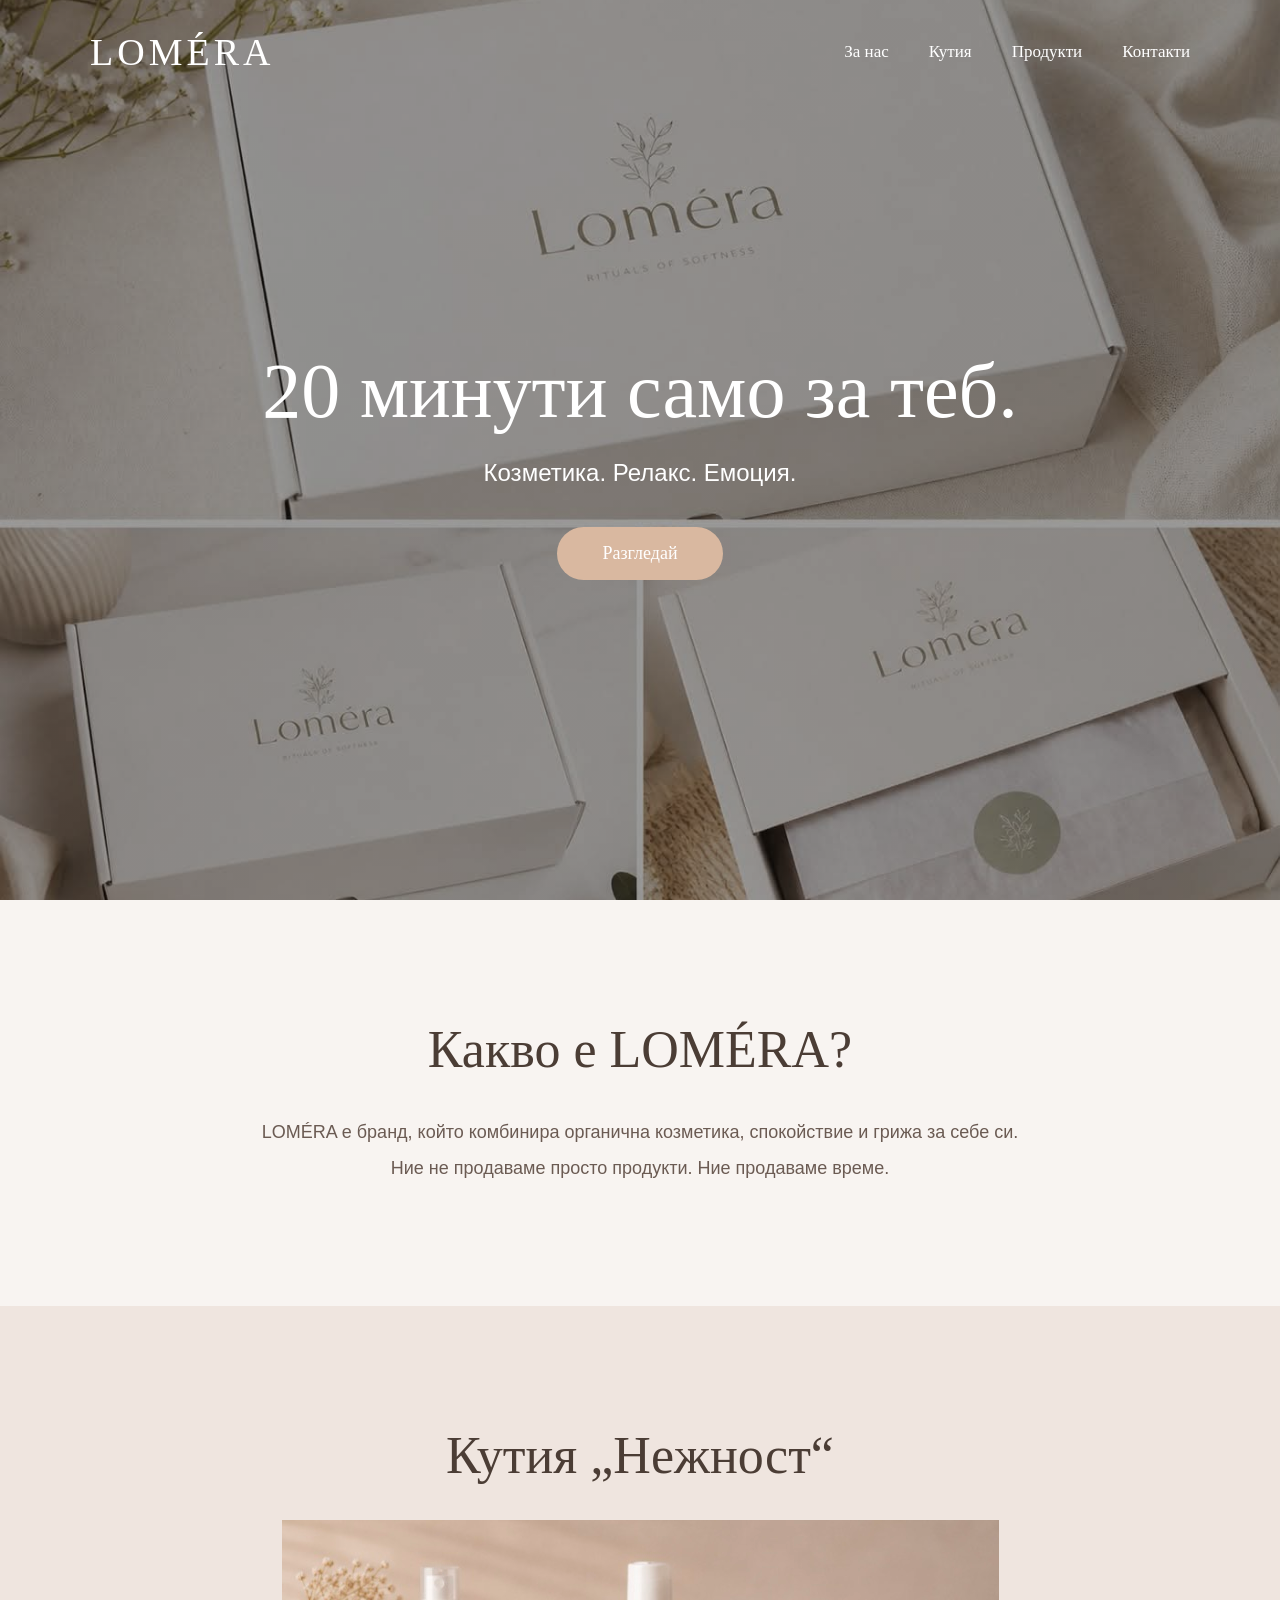
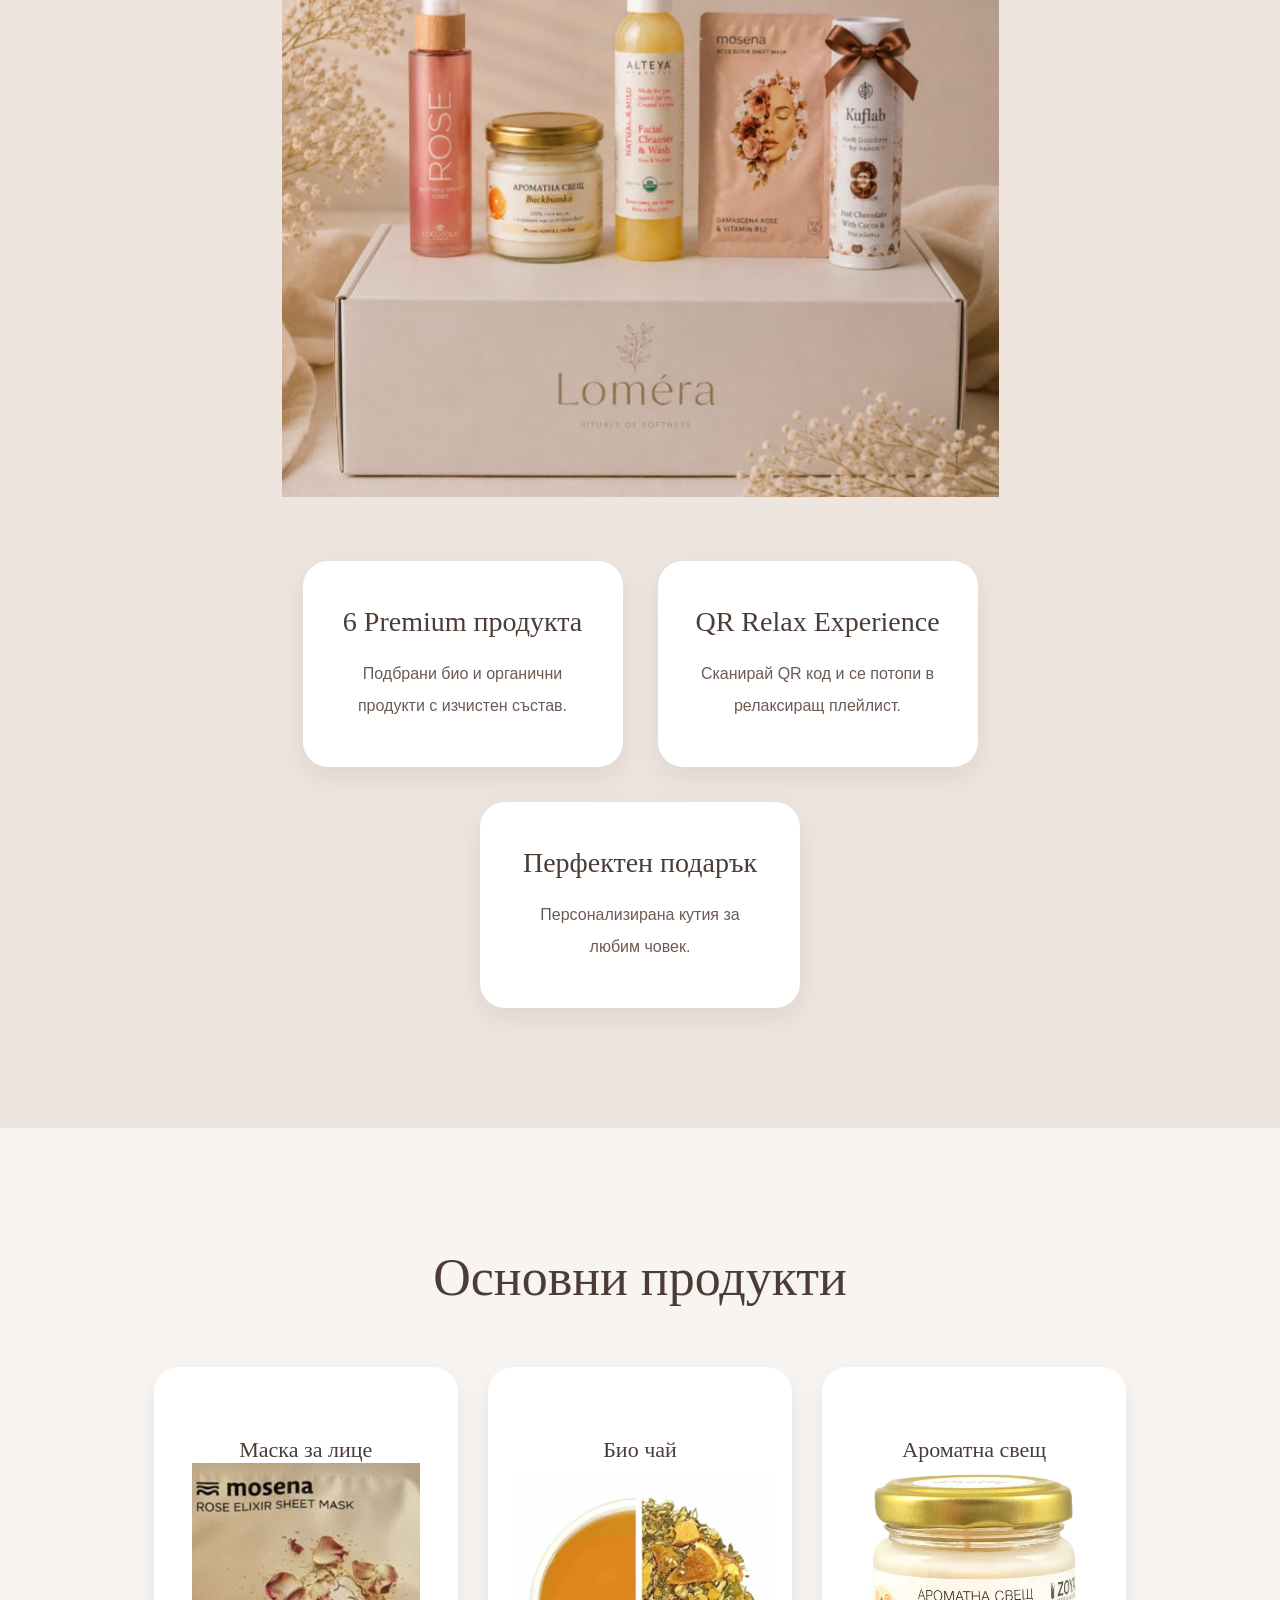
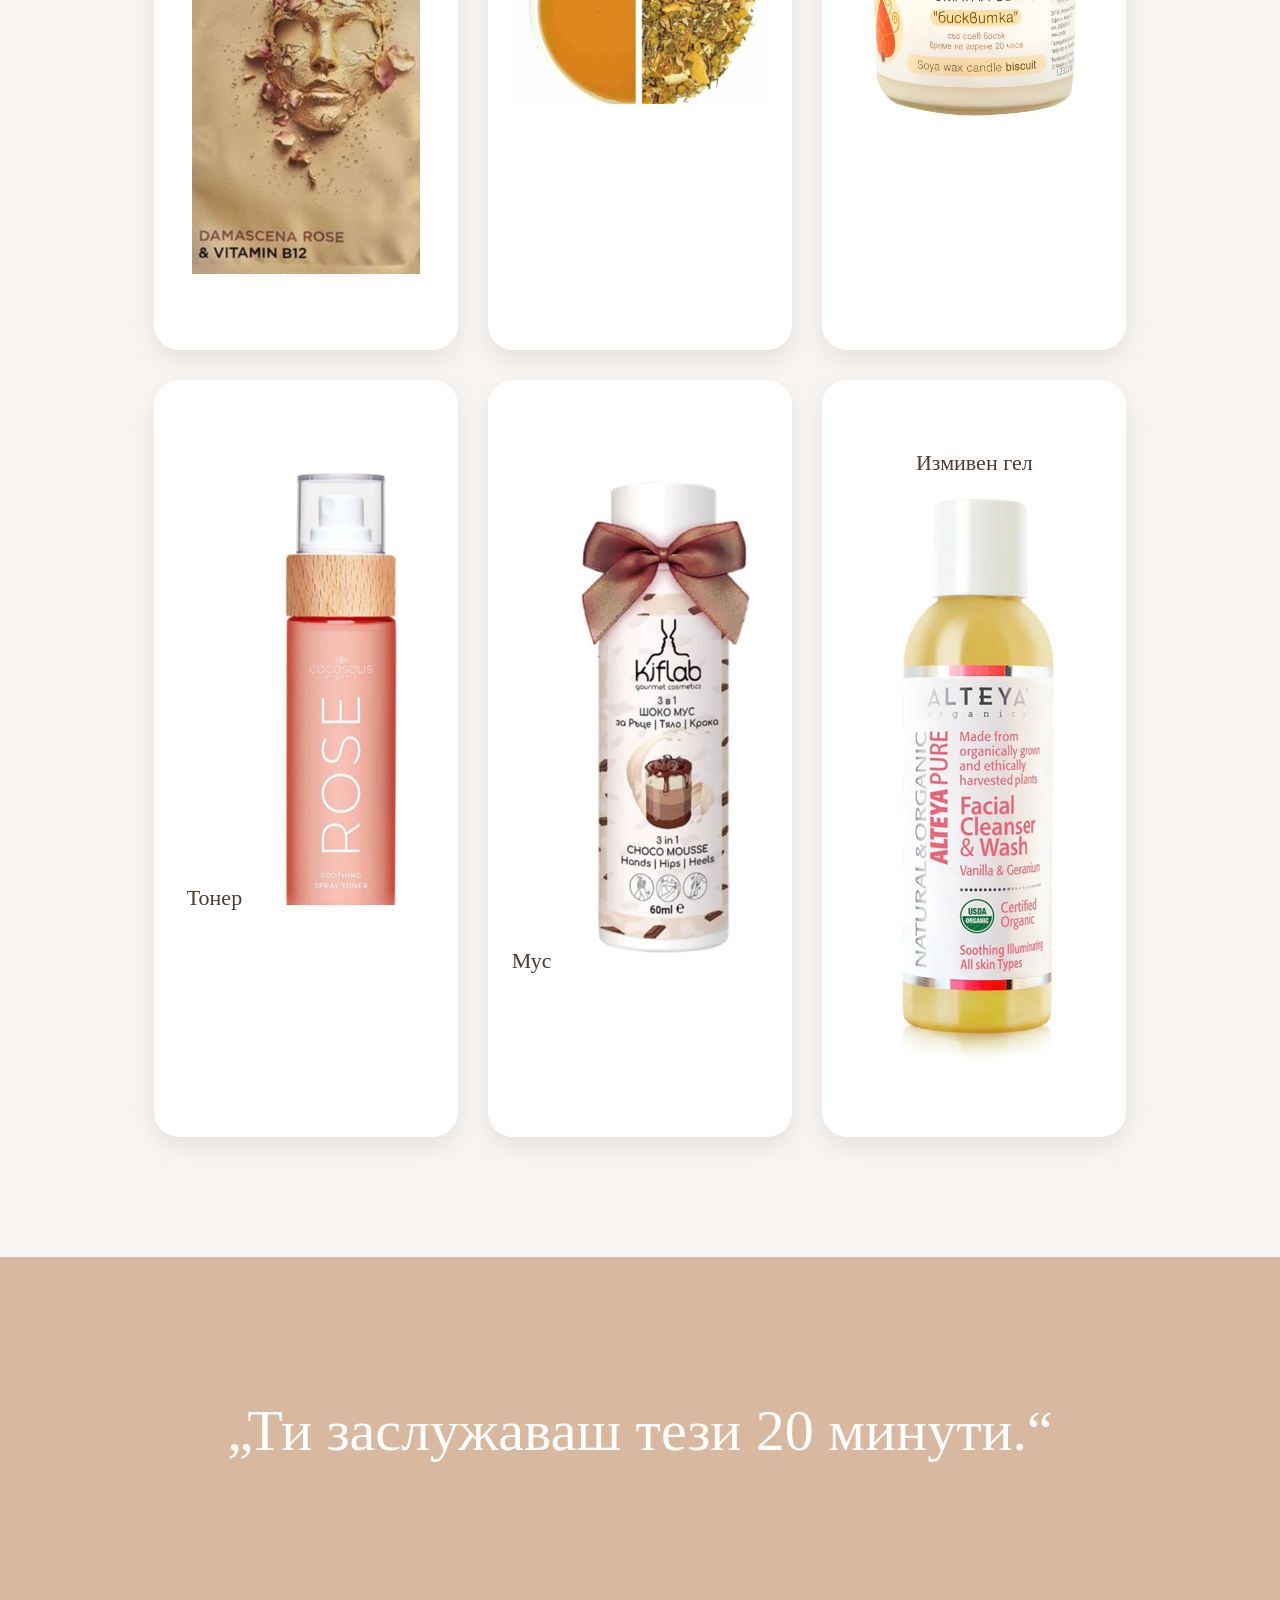
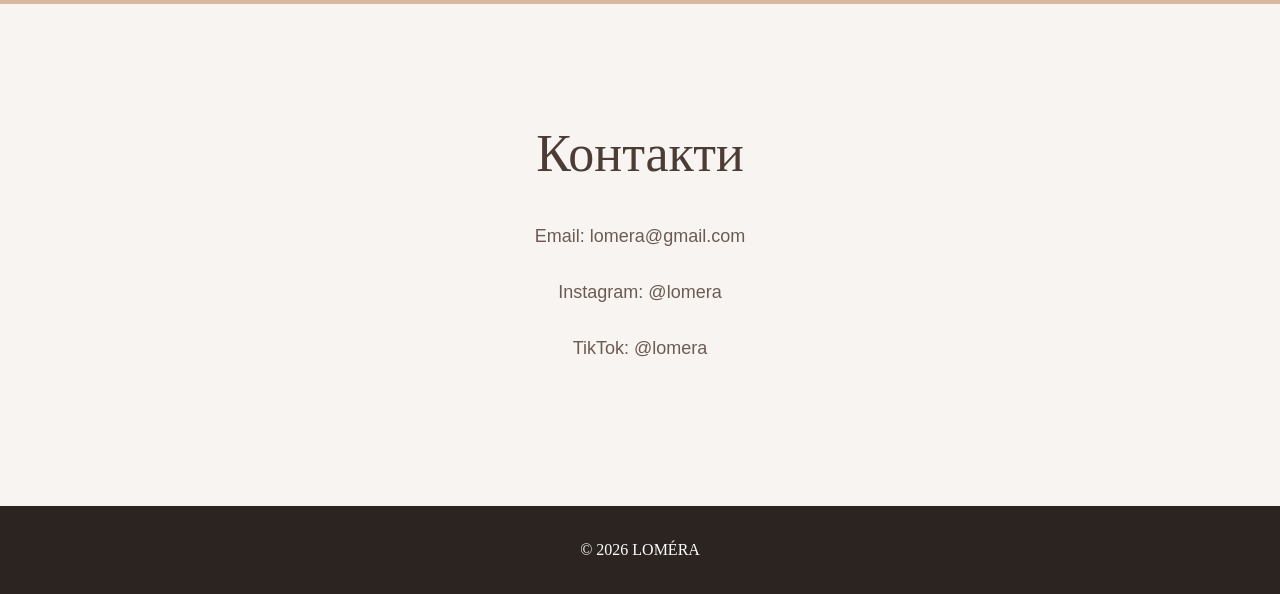
<file: index.html>
<!DOCTYPE html>
<html lang="bg">
<head>
    <meta charset="UTF-8">
    <meta name="viewport" content="width=device-width, initial-scale=1.0">
    <title>LOMÉRA</title>

    <link rel="stylesheet" href="style.css">
</head>
<body>

    <header>

        <nav>
            <h1>LOMÉRA</h1>

            <ul>
                <li><a href="#about">За нас</a></li>
                <li><a href="#box">Кутия</a></li>
                <li><a href="#products">Продукти</a></li>
                <li><a href="#contact">Контакти</a></li>
            </ul>
        </nav>

        <div class="hero">

            <h2>20 минути само за теб.</h2>

            <p>
                Козметика. Релакс. Емоция.
            </p>

            <a href="#about" class="btn">
                Разгледай
            </a>

        </div>

    </header>

    <section id="about" class="section">

        <h2>Какво е LOMÉRA?</h2>

        <p>
            LOMÉRA е бранд, който комбинира органична козметика,
            спокойствие и грижа за себе си.
        </p>

        <p>
            Ние не продаваме просто продукти.
            Ние продаваме време.
        </p>

    </section>

    <section id="box" class="section dark-section">

        <h2>Кутия „Нежност“</h2>
        <img src = "703923129_983193404296947_4139060740177883078_n.jpg" style="max-width:100%; height:auto;">

        <div class="cards">

            <div class="card">
                <h3>6 Premium продукта</h3>

                <p>
                    Подбрани био и органични продукти
                    с изчистен състав.
                </p>
            </div>

            <div class="card">
                <h3>QR Relax Experience</h3>

                <p>
                    Сканирай QR код и се потопи
                    в релаксиращ плейлист.
                </p>
            </div>

            <div class="card">
                <h3>Перфектен подарък</h3>

                <p>
                    Персонализирана кутия
                    за любим човек.
                </p>
            </div>

        </div>

    </section>

    <section id="products" class="section">

        <h2>Основни продукти</h2>

        <div class="products">

            <div class="product">
                Маска за лице
                <img src = "маска.png">
            </div>

            <div class="product">
                Био чай
                <img src = "чай1.png" style="max-width:100%; height:auto;">
            </div>

            <div class="product">
                Ароматна свещ
                <img src = "17355-43907-4.avif" style="max-width:100%; height:auto;">
            </div>

            <div class="product">
                Тонер
                <img src = "тонер.png" >
            </div>

            <div class="product">
                Мус
               <img src ="мус.png">
            </div>

            <div class="product">
                Измивен гел
                <img src = "гел.png">
            </div>

        </div>

    </section>

    <section class="quote">

        <h2>
            „Ти заслужаваш тези 20 минути.“
        </h2>

    </section>

    <section id="contact" class="section">

        <h2>Контакти</h2>

        <p>Email: lomera@gmail.com</p>

        <p>Instagram: @lomera</p>

        <p>TikTok: @lomera</p>

    </section>

    <footer>

        <p>
            © 2026 LOMÉRA
        </p>

    </footer>

</body>
</html>
</file>
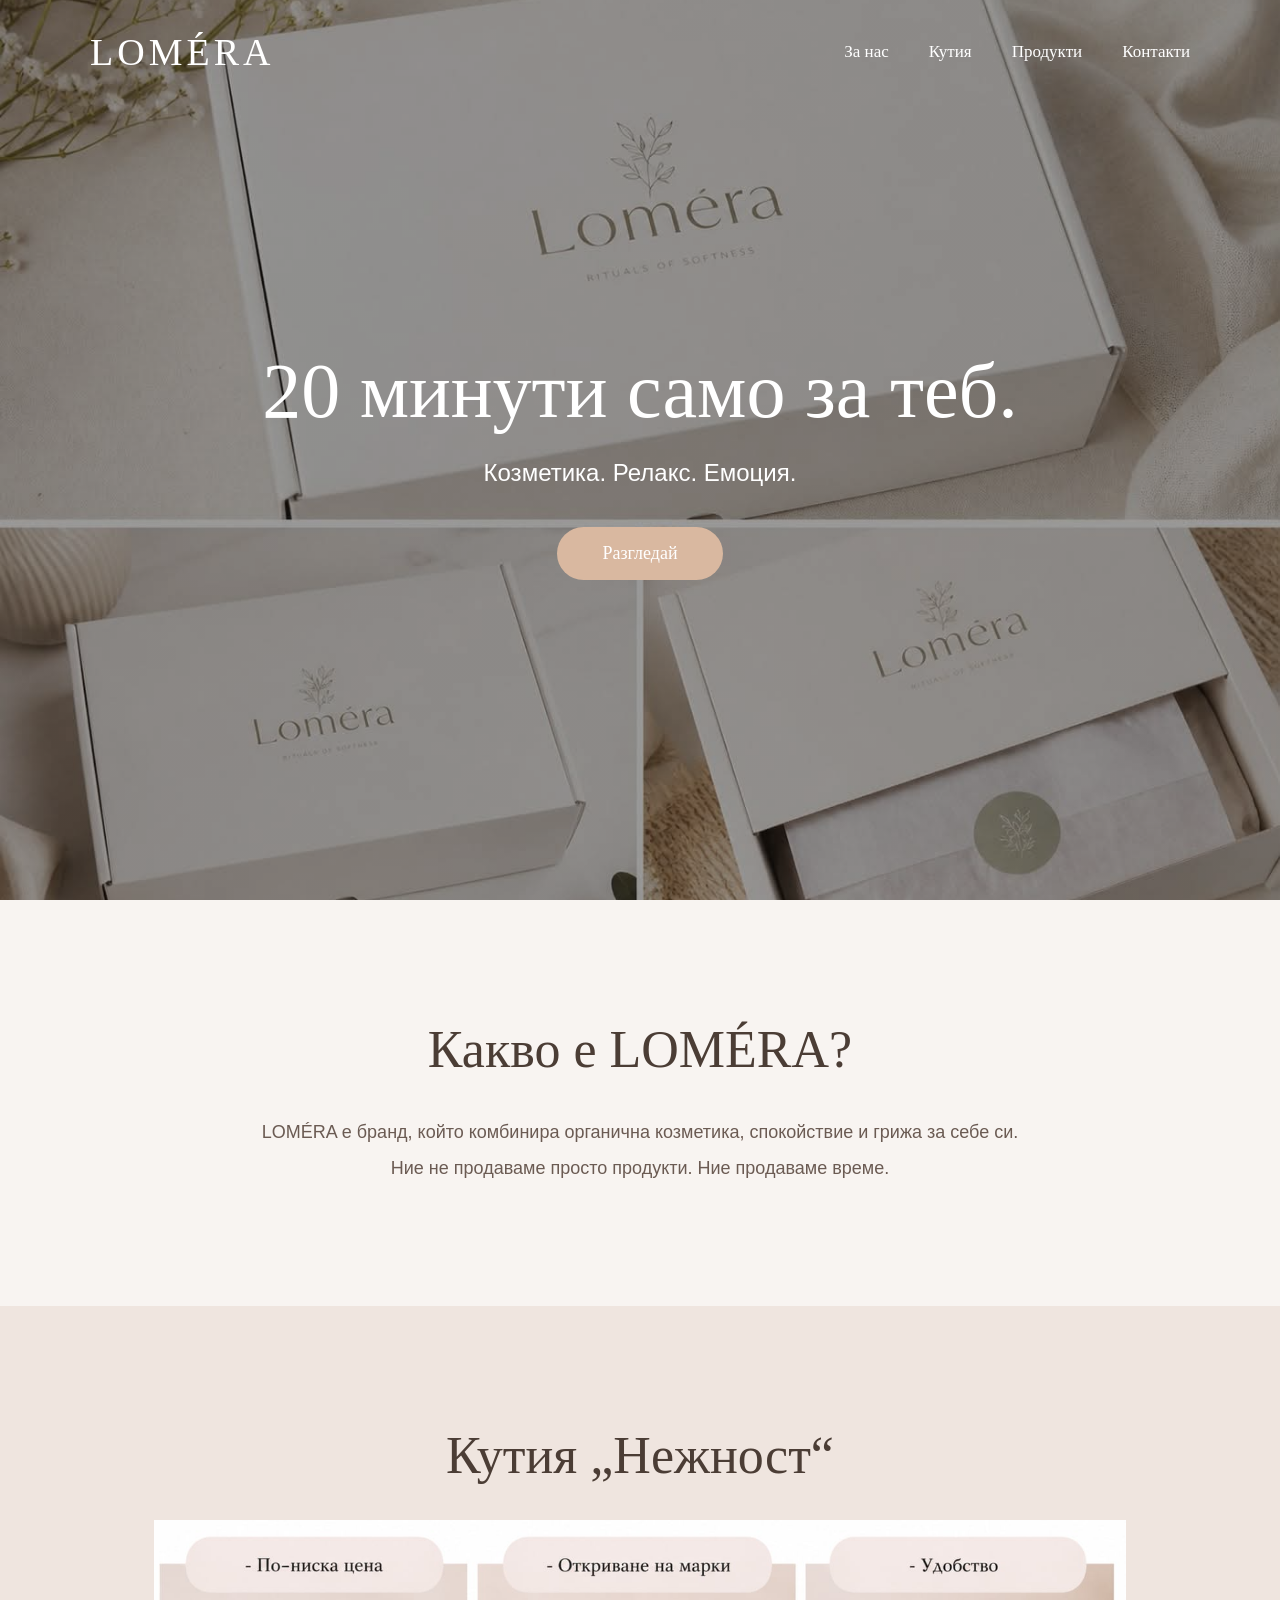
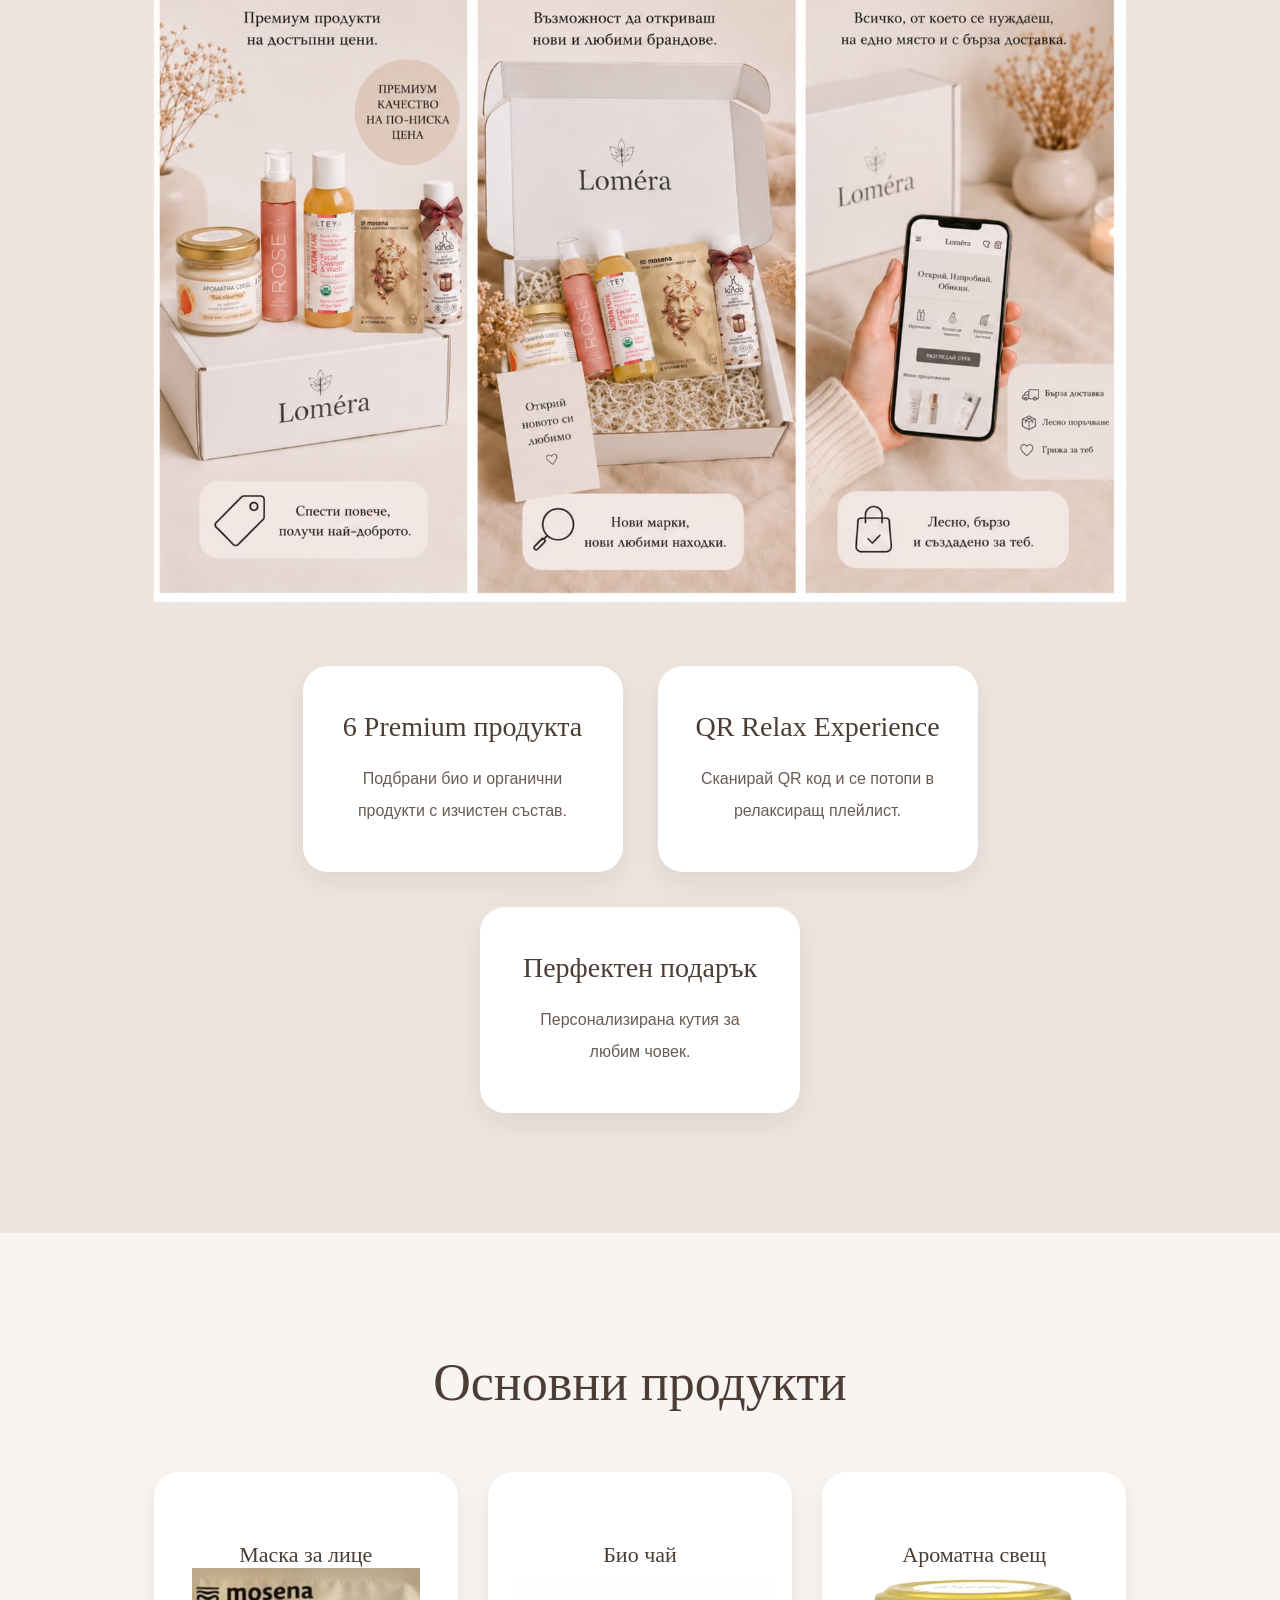
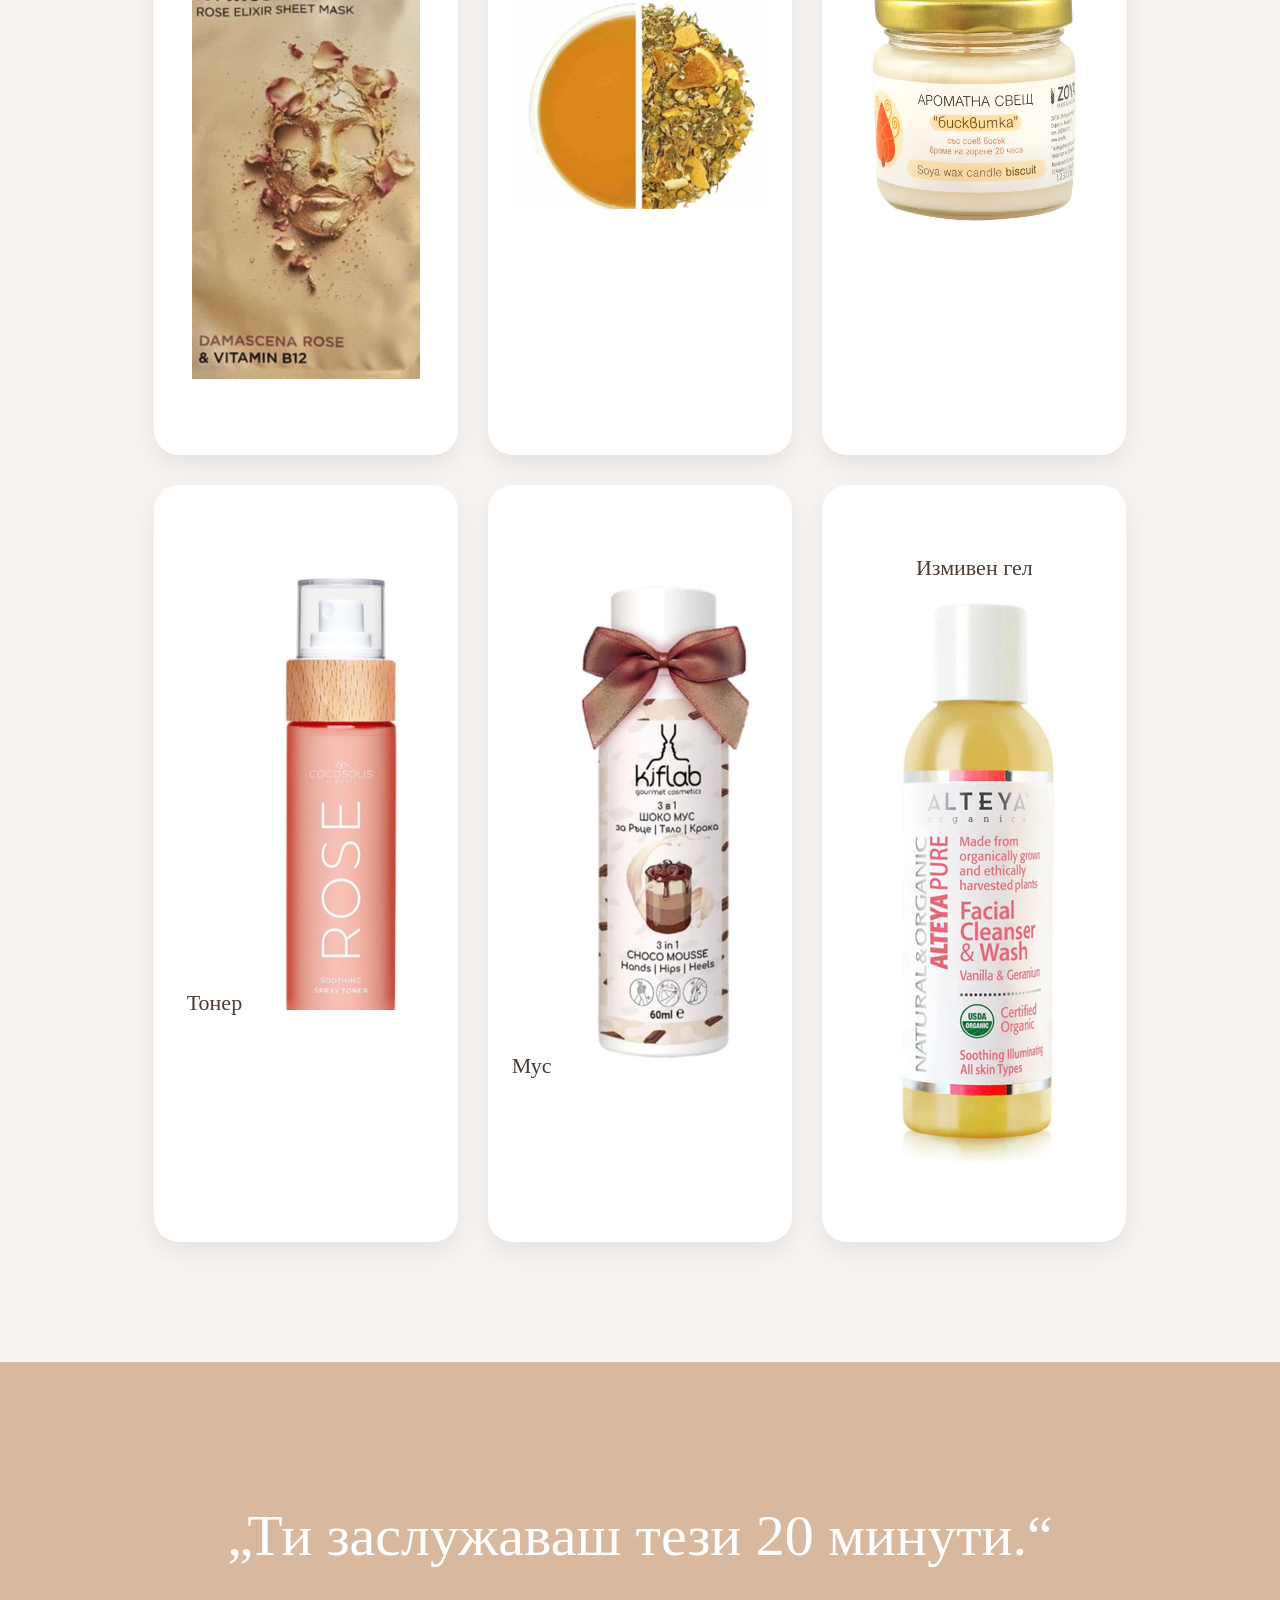
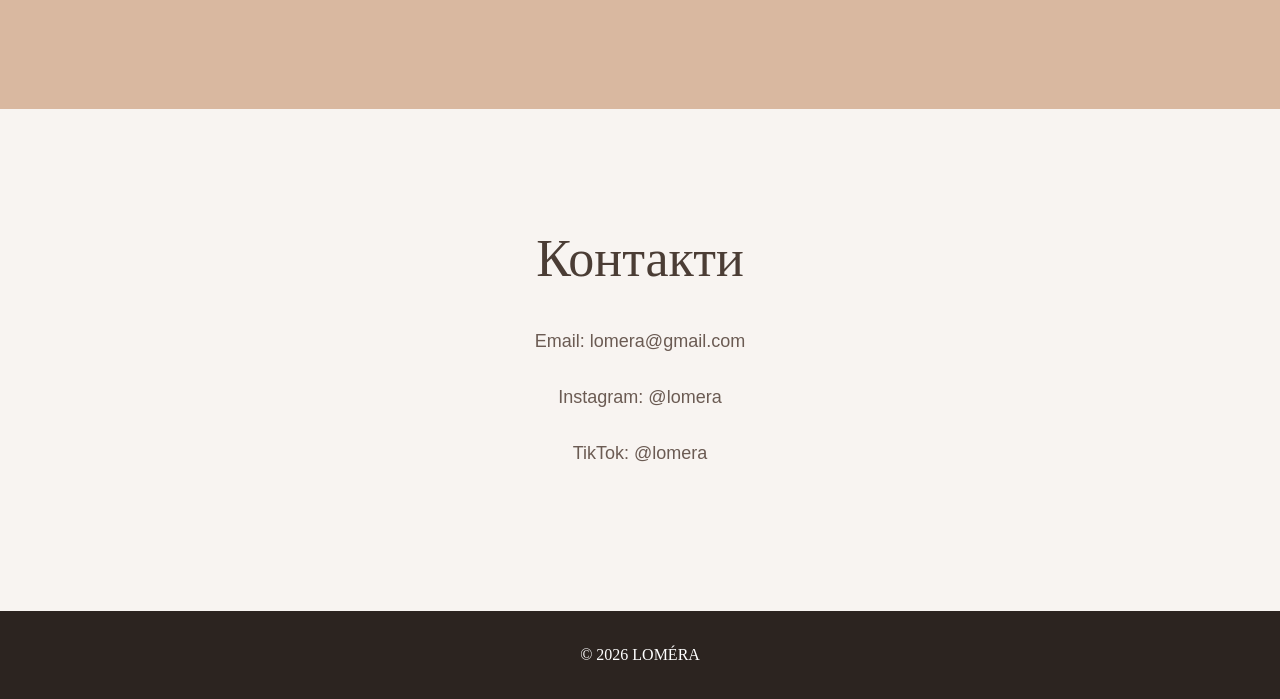
<file: lomera.html>
<!DOCTYPE html>
<html lang="bg">
<head>
    <meta charset="UTF-8">
    <meta name="viewport" content="width=device-width, initial-scale=1.0">
    <title>LOMÉRA</title>

    <link rel="stylesheet" href="style.css">
</head>
<body>

    <header>

        <nav>
            <h1>LOMÉRA</h1>

            <ul>
                <li><a href="#about">За нас</a></li>
                <li><a href="#box">Кутия</a></li>
                <li><a href="#products">Продукти</a></li>
                <li><a href="#contact">Контакти</a></li>
            </ul>
        </nav>

        <div class="hero">

            <h2>20 минути само за теб.</h2>

            <p>
                Козметика. Релакс. Емоция.
            </p>

            <a href="#about" class="btn">
                Разгледай
            </a>

        </div>

    </header>

    <section id="about" class="section">

        <h2>Какво е LOMÉRA?</h2>

        <p>
            LOMÉRA е бранд, който комбинира органична козметика,
            спокойствие и грижа за себе си.
        </p>

        <p>
            Ние не продаваме просто продукти.
            Ние продаваме време.
        </p>

    </section>

    <section id="box" class="section dark-section">

        <h2>Кутия „Нежност“</h2>
        <img src = "685104263_960308946868538_2619702765755820167_n.jpg" style="max-width:100%; height:auto;">

        <div class="cards">

            <div class="card">
                <h3>6 Premium продукта</h3>

                <p>
                    Подбрани био и органични продукти
                    с изчистен състав.
                </p>
            </div>

            <div class="card">
                <h3>QR Relax Experience</h3>

                <p>
                    Сканирай QR код и се потопи
                    в релаксиращ плейлист.
                </p>
            </div>

            <div class="card">
                <h3>Перфектен подарък</h3>

                <p>
                    Персонализирана кутия
                    за любим човек.
                </p>
            </div>

        </div>

    </section>

    <section id="products" class="section">

        <h2>Основни продукти</h2>

        <div class="products">

            <div class="product">
                Маска за лице
                <img src = "маска.png">
            </div>

            <div class="product">
                Био чай
                <img src = "чай1.png" style="max-width:100%; height:auto;">
            </div>

            <div class="product">
                Ароматна свещ
                <img src = "17355-43907-4.avif" style="max-width:100%; height:auto;">
            </div>

            <div class="product">
                Тонер
                <img src = "тонер.png" >
            </div>

            <div class="product">
                Мус
               <img src ="мус.png">
            </div>

            <div class="product">
                Измивен гел
                <img src = "гел.png">
            </div>

        </div>

    </section>

    <section class="quote">

        <h2>
            „Ти заслужаваш тези 20 минути.“
        </h2>

    </section>

    <section id="contact" class="section">

        <h2>Контакти</h2>

        <p>Email: lomera@gmail.com</p>

        <p>Instagram: @lomera</p>

        <p>TikTok: @lomera</p>

    </section>
 
    <footer>

        <p>
            © 2026 LOMÉRA
        </p>

    </footer>

</body>
</html>
</file>
<file: style.css>
*{
    margin:0;
    padding:0;
    box-sizing:border-box;
}

html{
    scroll-behavior:smooth;
}

body{
    font-family: 'Georgia', serif;
    background:#f8f4f1;
    color:#4b3d35;
}

/* HEADER */

header{
    height:100vh;

    background:
    linear-gradient(rgba(0,0,0,0.35),
    rgba(0,0,0,0.35)),

    url('Кутията.jpg');

    background-size:cover;
    background-position:center;

    color:white;
}

/* NAVIGATION */

nav{
    display:flex;
    justify-content:space-between;
    align-items:center;

    padding:30px 90px;
}

nav h1{
    font-size:38px;
    letter-spacing:4px;
    font-weight:lighter;
}

nav ul{
    display:flex;
    gap:40px;
    list-style:none;
}

nav a{
    color:white;
    text-decoration:none;
    font-size:17px;
    transition:0.3s;
}

nav a:hover{
    opacity:0.7;
}

/* HERO */

.hero{
    height:80vh;

    display:flex;
    flex-direction:column;
    justify-content:center;
    align-items:center;

    text-align:center;

}

.hero h2{
    font-size:78px;
    font-weight:lighter;

    max-width:900px;

    line-height:1.1;

    margin-bottom:25px;
}

.hero p{
    font-size:24px;

    margin-bottom:40px;

    font-family:Arial, sans-serif;
}

.btn{
    background:#d9b8a0;

    padding:16px 45px;

    border-radius:40px;

    color:white;

    text-decoration:none;

    font-size:18px;

    transition:0.3s;
}

.btn:hover{
    background:#b89179;
    transform:scale(1.05);
}

/* GENERAL SECTION */

.section{
    padding:120px 12%;
    text-align:center;
}

.section h2{
    font-size:52px;

    font-weight:lighter;

    margin-bottom:35px;
}

.section p{
    max-width:850px;

    margin:auto;

    line-height:2;

    font-size:18px;

    font-family:Arial, sans-serif;

    color:#6b5b53;
   

}

/* SOFT BACKGROUND */

.dark-section{
    background:#efe5df;
}

/* CARDS */

.cards{
    display:flex;
    justify-content:center;
    flex-wrap:wrap;

    gap:35px;

    margin-top:60px;
}

.card{
    width:320px;

    background:white;

    padding:45px 35px;

    border-radius:25px;

    box-shadow:0 10px 30px rgba(0,0,0,0.08);

    transition:0.3s;
}

.card:hover{
    transform:translateY(-10px);
}

.card h3{
    margin-bottom:20px;

    font-size:28px;

    font-weight:lighter;
}

.card p{
    font-size:16px;
}

/* PRODUCTS */

.products{
    display:grid;

    grid-template-columns:
    repeat(auto-fit,minmax(250px,1fr));

    gap:30px;

    margin-top:60px;
}

.product{
    background:white;

    padding:70px 20px;

    border-radius:25px;

    font-size:22px;

    box-shadow:0 10px 25px rgba(0,0,0,0.08);

    transition:0.3s;
}

.product:hover{
    transform:scale(1.04);
}

/* QUOTE */

.quote{
    background:#d9b8a0;

    color:white;

    padding:130px 10%;

    text-align:center;
}

.quote h2{
    font-size:58px;

    font-weight:lighter;

    line-height:1.5;
}

/* CONTACT */

#contact p{
    margin-bottom:20px;
}

/* FOOTER */

footer{
    background:#2c2420;

    color:white;

    text-align:center;

    padding:35px;
}

/* MOBILE */

@media(max-width:900px){

    nav{
        flex-direction:column;
        gap:25px;

        padding:30px;
    }

    nav ul{
        flex-direction:column;
        text-align:center;
        gap:20px;
    }

    .hero h2{
        font-size:48px;
    }

    .section h2{
        font-size:38px;
    }

    .quote h2{
        font-size:38px;
    }
form{
  display:flex;
  flex-direction:column;
  gap:20px;
  max-width:700px;
  margin:auto;
}

input,
textarea{
  padding:18px;
  border:none;
  border-radius:18px;
  font-size:16px;
  outline:none;
}

textarea{
  height:180px;
  resize:none;
}
}
</file>
